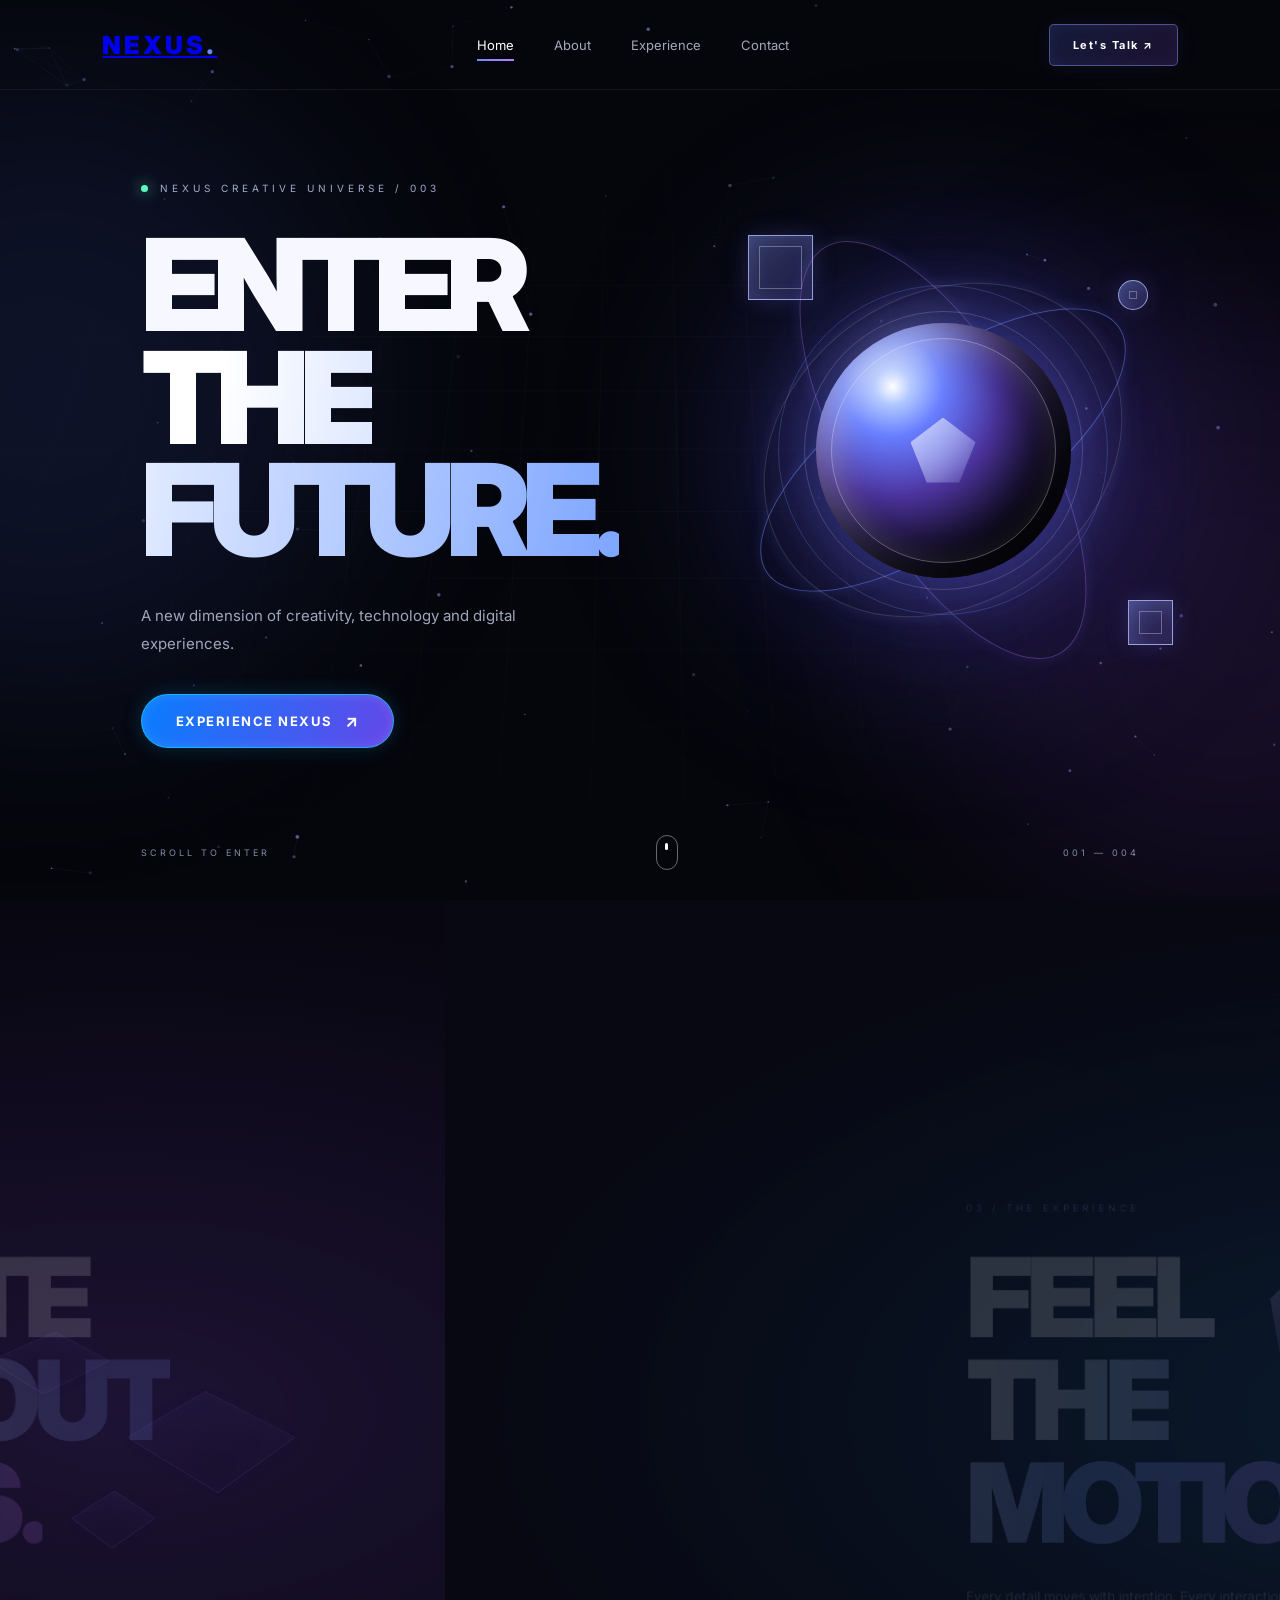
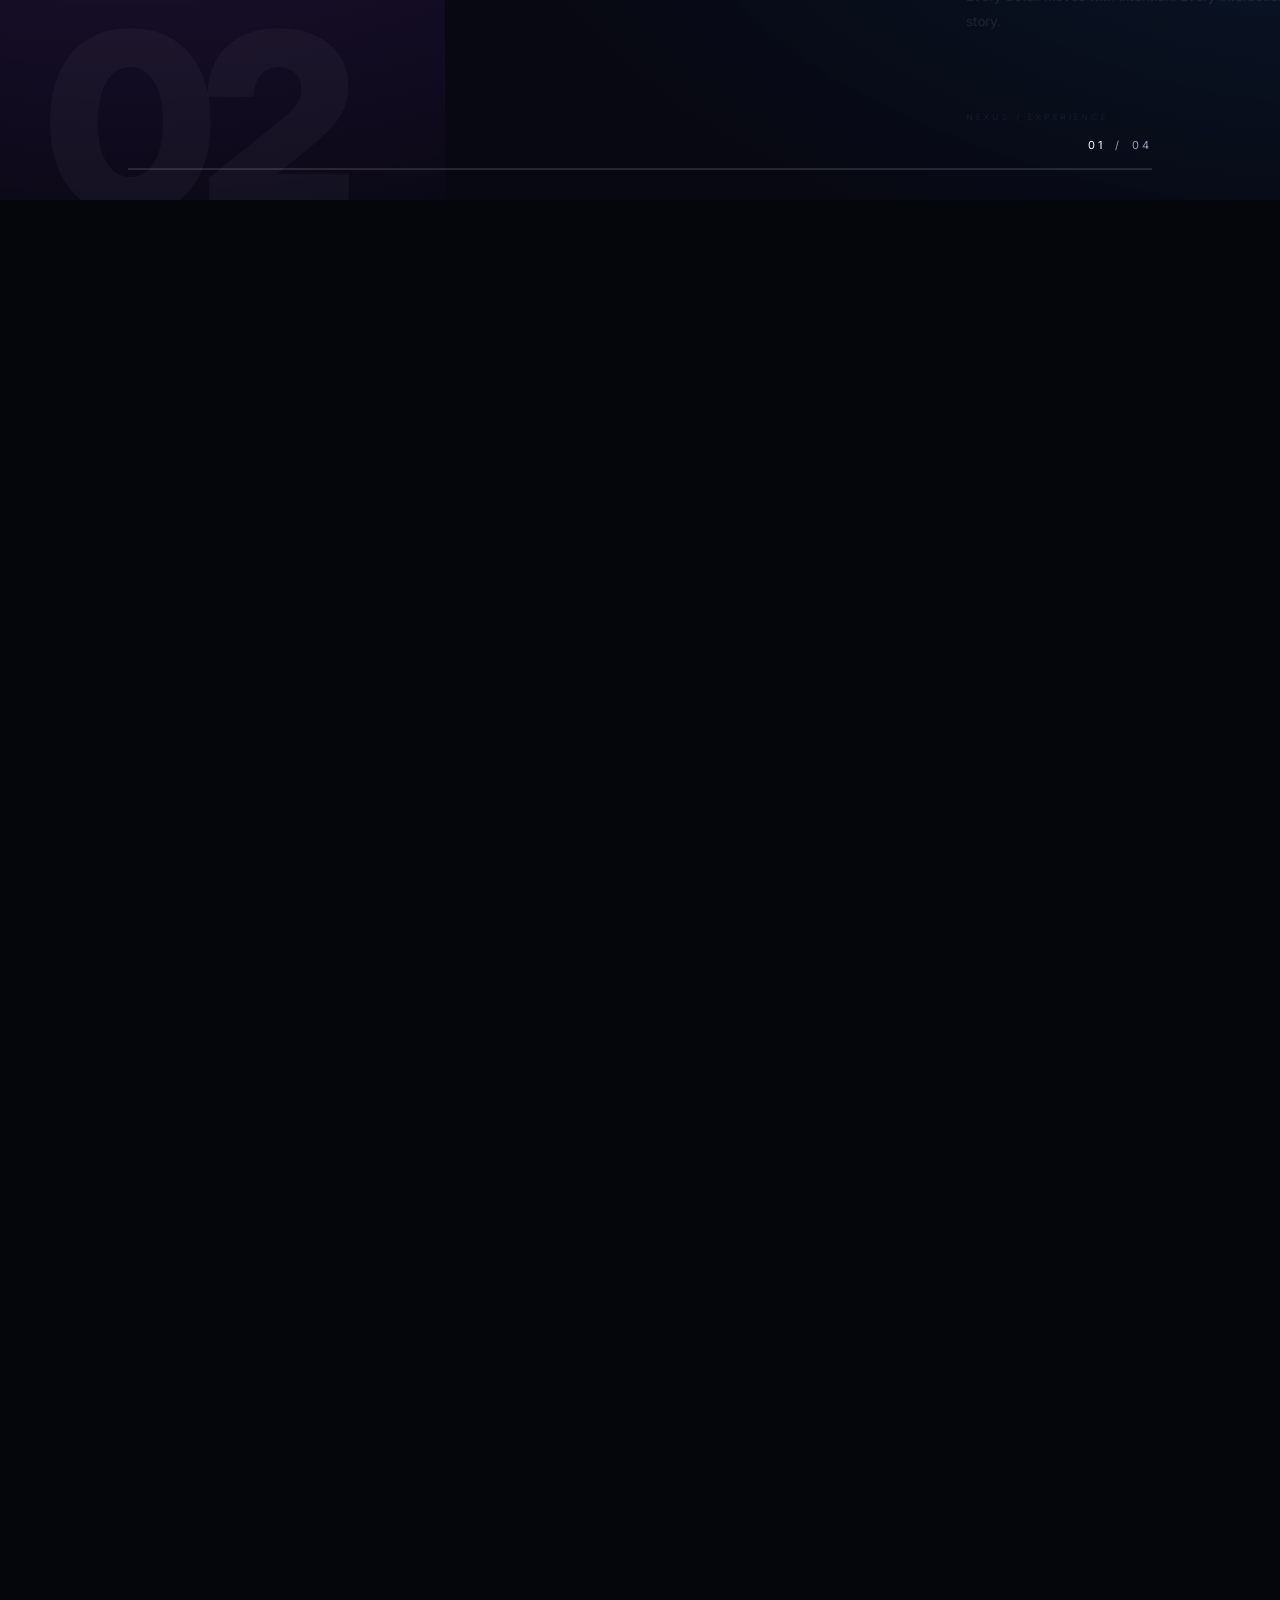
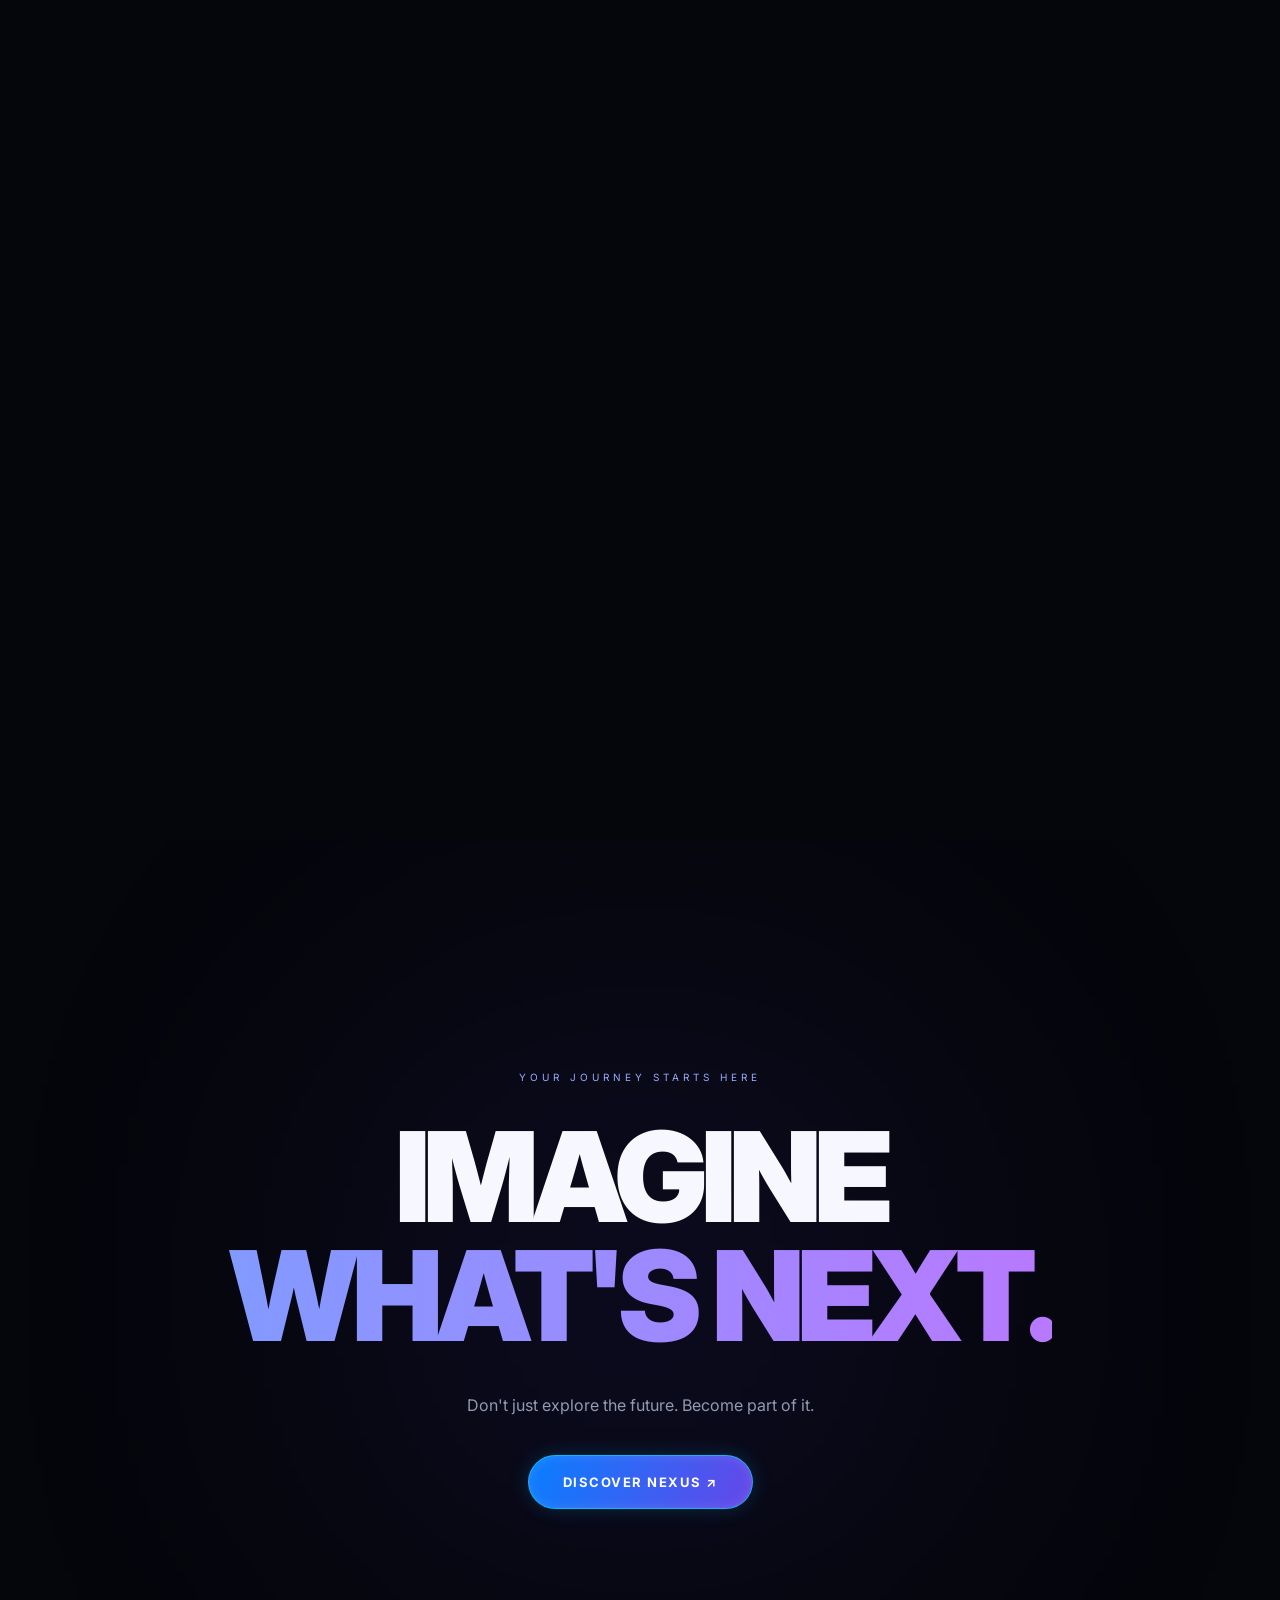
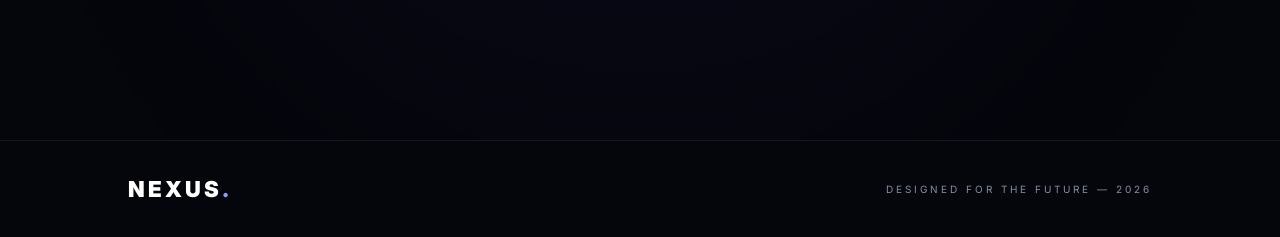
<file: index.html>
<!DOCTYPE html>
<html lang="en">
<head>
    <meta charset="UTF-8">
    <meta name="viewport" content="width=device-width, initial-scale=1.0">
    <meta name="theme-color" content="#05060b">

    <title>NEXUS 3.0 | Enter The Future</title>

    <link rel="stylesheet" href="style.css">
</head>

<body data-page="home">

    <!-- TRANSITION -->
    <div class="page-transition"></div>

    <!-- SCROLL PROGRESS -->
    <div class="scroll-progress"></div>

    <!-- PARTICLES -->
    <canvas id="particles"></canvas>

    <!-- ATMOSPHERE -->
    <div class="ambient ambient-one"></div>
    <div class="ambient ambient-two"></div>

    <!-- NAVIGATION -->
    <nav class="navbar">

        <a href="index.html" class="logo page-link">
            NEXUS<span>.</span>
        </a>

        <div class="nav-links">
            <a href="index.html" class="page-link active">Home</a>
            <a href="about.html" class="page-link">About</a>
            <a href="experience.html" class="page-link">Experience</a>
            <a href="contact.html" class="page-link">Contact</a>
        </div>

        <a href="contact.html" class="nav-button page-link">
            Let's Talk ↗
        </a>

    </nav>


    <!-- =================================
         3D CINEMATIC INTRO
    ================================== -->

    <main>

        <section class="intro" id="intro">

            <div class="intro-grid"></div>

            <div class="intro-content">

                <div class="intro-label">
                    <span class="status-dot"></span>
                    NEXUS CREATIVE UNIVERSE / 003
                </div>

                <h1 class="intro-title">
                    ENTER<br>
                    <span class="gradient-text">THE FUTURE.</span>
                </h1>

                <p class="intro-description">
                    A new dimension of creativity,
                    technology and digital experiences.
                </p>

                <a href="#horizontal"
                   class="intro-button">
                    EXPERIENCE NEXUS
                    <span>↗</span>
                </a>

            </div>


            <!-- 3D OBJECT -->

            <div class="scene-3d">

                <div class="scene-glow"></div>

                <div class="energy-orbit orbit-a"></div>
                <div class="energy-orbit orbit-b"></div>
                <div class="energy-orbit orbit-c"></div>

                <div class="energy-core">

                    <div class="core-surface"></div>

                    <div class="core-highlight"></div>

                    <div class="core-ring"></div>

                </div>
<!-- EXTRA FLOATING 3D OBJECTS -->

<div class="floating-object object-one">
    <div class="object-face"></div>
</div>

<div class="floating-object object-two">
    <div class="object-face"></div>
</div>

<div class="floating-object object-three">
    <div class="object-face"></div>
</div>

<div class="floating-crystal">
    <div class="crystal-face"></div>
</div>
                <div class="energy-pulse"></div>

            </div>


            <div class="intro-bottom">
                <span>SCROLL TO ENTER</span>
                <div class="scroll-mouse">
                    <span></span>
                </div>
                <span>001 — 004</span>
            </div>

        </section>


        <!-- =================================
             HORIZONTAL CINEMATIC EXPERIENCE
        ================================== -->

        <section class="horizontal-scroll" id="horizontal">

            <div class="horizontal-sticky">

                <div class="horizontal-track">


                    <!-- PANEL 01 -->

                    <article class="horizontal-panel panel-one">

                        <div class="panel-content">

                            <span class="panel-label">
                                01 / THE VISION
                            </span>

                            <h2 class="panel-title">
                                THINK<br>
                                <span>BEYOND.</span>
                            </h2>

                            <p>
                                The boundaries of imagination
                                are only the beginning.
                            </p>

                            <div class="panel-bottom">
                                NEXUS / VISION
                            </div>

                        </div>

                        <div class="panel-visual visual-one">
                            <div class="visual-orb"></div>
                            <div class="visual-orbit"></div>
                            <div class="visual-orbit second"></div>
                     <div class="mini-sphere sphere-a"></div>
<div class="mini-sphere sphere-b"></div>
<div class="mini-sphere sphere-c"></div>       
                            
                        </div>

                        <span class="panel-index">01</span>

                    </article>


                    <!-- PANEL 02 -->

                    <article class="horizontal-panel panel-two">

                        <div class="panel-content">

                            <span class="panel-label">
                                02 / THE TECHNOLOGY
                            </span>

                            <h2 class="panel-title">
                                CREATE<br>
                                <span>WITHOUT LIMITS.</span>
                            </h2>

                            <p>
                                Technology transforms ideas
                                into extraordinary experiences.
                            </p>

                            <div class="panel-bottom">
                                NEXUS / TECHNOLOGY
                            </div>

                        </div>

                        <div class="panel-visual visual-two">

                            <div class="tech-cube cube-one"></div>
                            <div class="tech-cube cube-two"></div>
                            <div class="tech-cube cube-three"></div>

                        </div>

                        <span class="panel-index">02</span>

                    </article>


                    <!-- PANEL 03 -->

                    <article class="horizontal-panel panel-three">

                        <div class="panel-content">

                            <span class="panel-label">
                                03 / THE EXPERIENCE
                            </span>

                            <h2 class="panel-title">
                                FEEL<br>
                                <span>THE MOTION.</span>
                            </h2>

                            <p>
                                Every detail moves with intention.
                                Every interaction tells a story.
                            </p>

                            <div class="panel-bottom">
                                NEXUS / EXPERIENCE
                            </div>

                        </div>

                        <div class="panel-visual visual-three">
                          <div class="crystal-float crystal-one"></div>
<div class="crystal-float crystal-two"></div>
<div class="crystal-float crystal-three"></div>  
                            <div
                            class="light-beam beam-one"></div>
                            <div class="light-beam beam-two"></div>
                            <div class="light-beam beam-three"></div>
                        </div>

                        <span class="panel-index">03</span>

                    </article>


                    <!-- PANEL 04 -->

                    <article class="horizontal-panel panel-four">

                        <div class="panel-content">

                            <span class="panel-label">
                                04 / THE NEXT DIMENSION
                            </span>

                            <h2 class="panel-title">
                                THE FUTURE<br>
                                <span>IS YOURS.</span>
                            </h2>

                            <p>
                                The next chapter starts with
                                one extraordinary idea.
                            </p>

                            <a href="contact.html"
                               class="intro-button page-link">
                                START A JOURNEY ↗
                            </a>

                            <div class="panel-bottom">
                                NEXUS / BEYOND
                            </div>

                        </div>

                        <div class="panel-visual visual-four">
                            <div class="final-orb"></div>
                        </div>

                        <span class="panel-index">04</span>

                    </article>

                </div>


                <!-- HORIZONTAL PROGRESS -->

                <div class="horizontal-progress">
                    <div class="horizontal-progress-fill"></div>
                </div>

                <div class="horizontal-counter">
                    <span class="counter-current">01</span>
                    <span class="counter-divider">/</span>
                    <span>04</span>
                </div>

            </div>

        </section>


        <!-- =================================
             FINAL CTA
        ================================== -->

        <section class="outro">

            <div class="outro-content reveal">

                <span class="panel-label">
                    YOUR JOURNEY STARTS HERE
                </span>

                <h2>
                    IMAGINE<br>
                    <span>WHAT'S NEXT.</span>
                </h2>

                <p>
                    Don't just explore the future.
                    Become part of it.
                </p>

                <a href="about.html"
                   class="intro-button page-link">
                    DISCOVER NEXUS ↗
                </a>

            </div>

            <div class="outro-glow"></div>

        </section>

    </main>


    <!-- FOOTER -->

    <footer class="nexus-footer">
        <div>NEXUS<span>.</span></div>
        <p>DESIGNED FOR THE FUTURE — 2026</p>
    </footer>


    <script src="script.js"></script>

</body>
</html>
</file>
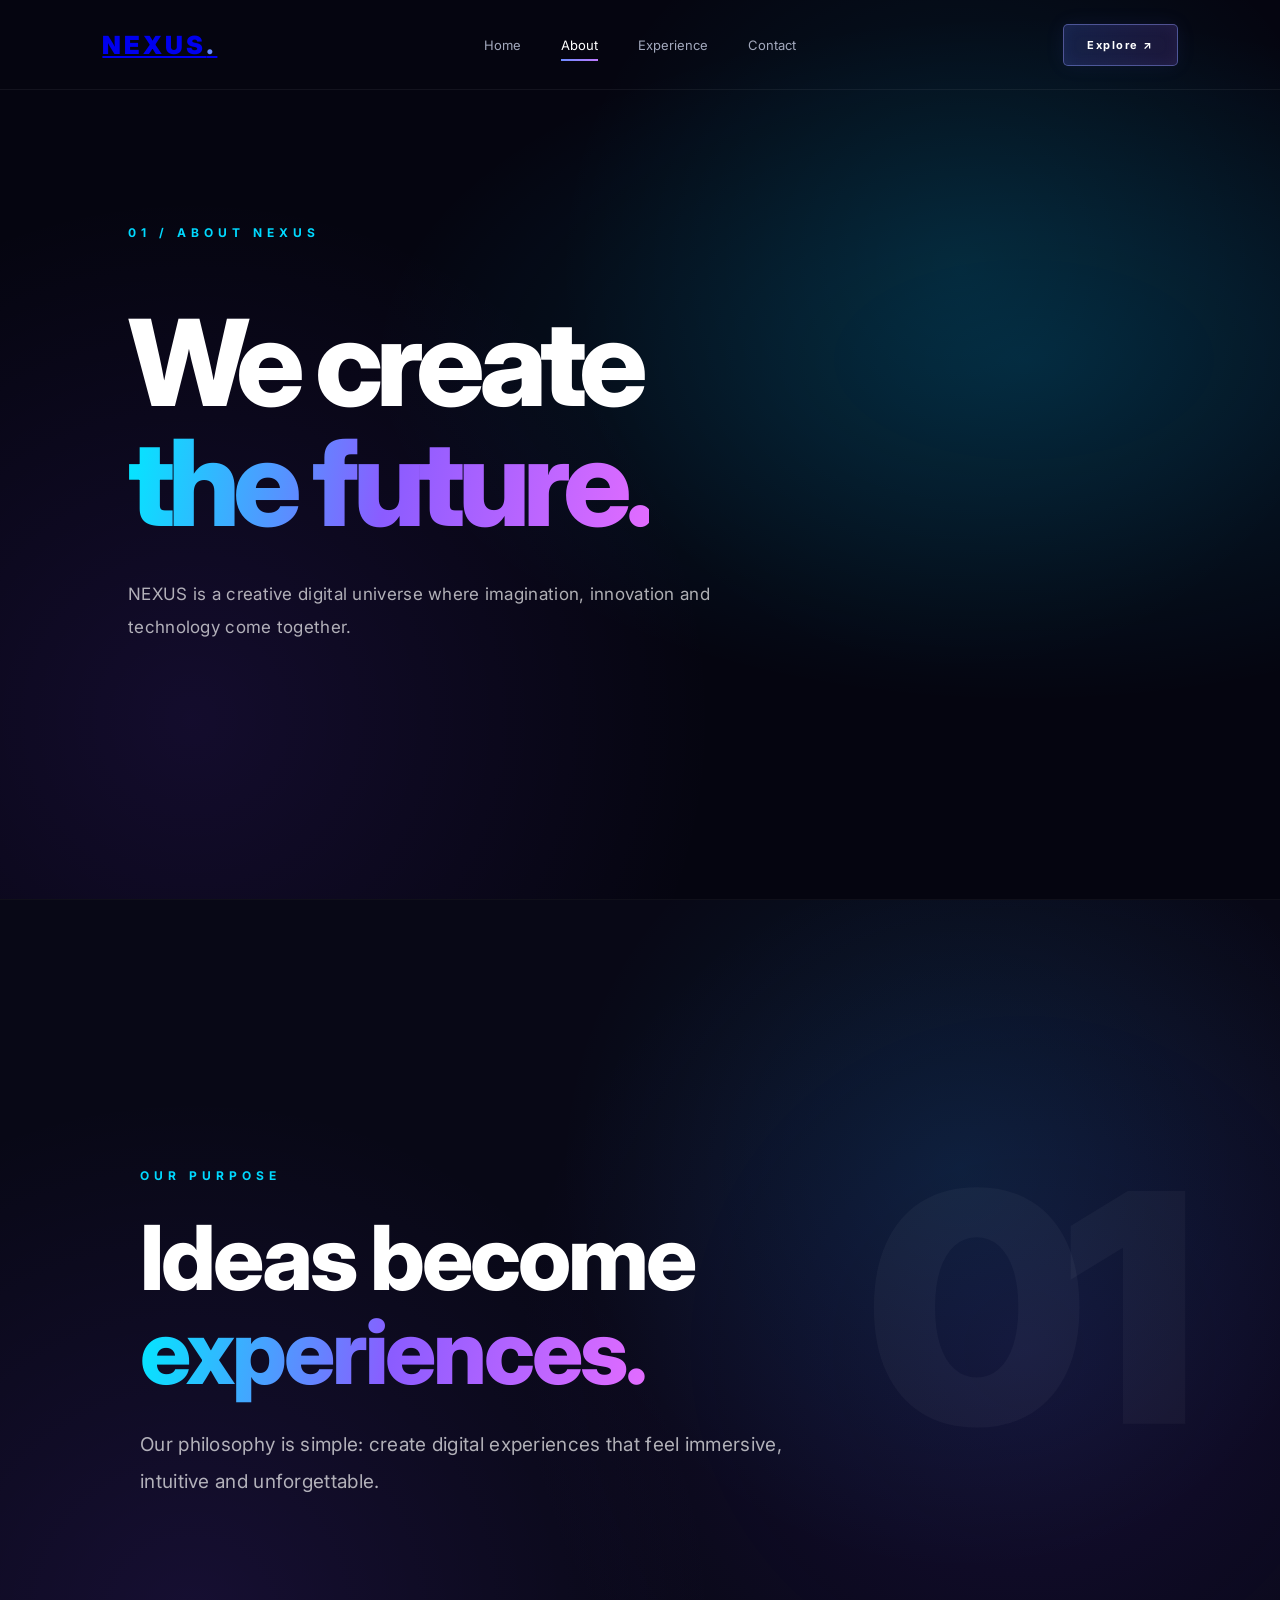
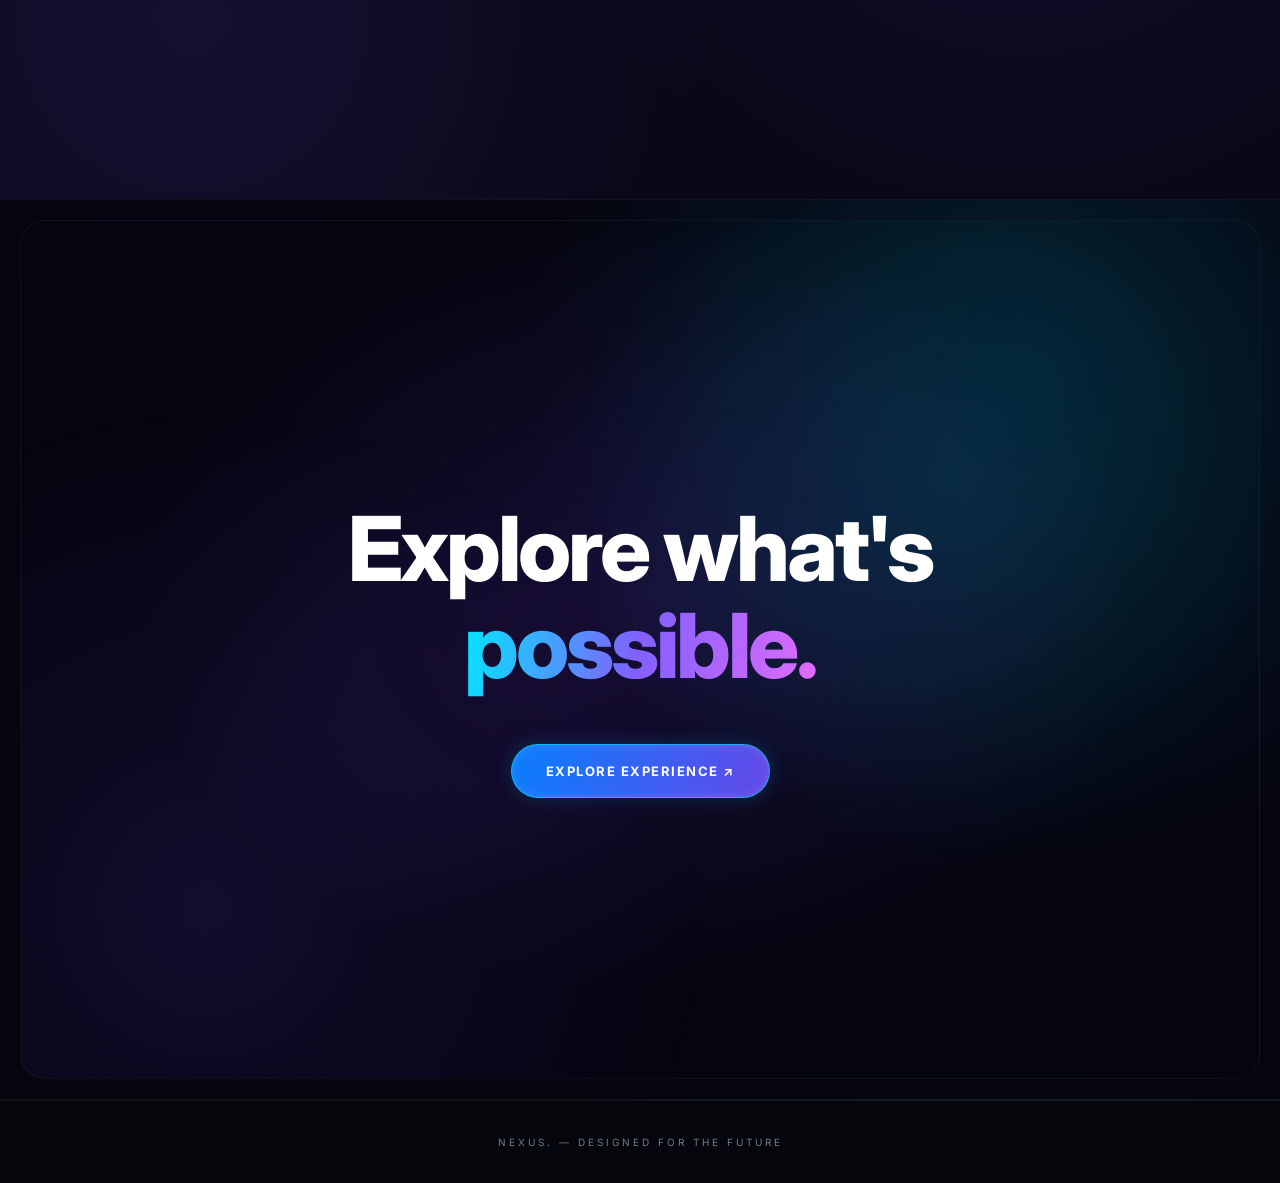
<file: about (1).html>
<!DOCTYPE html>
<html lang="en">
<head>
    <meta charset="UTF-8">
    <meta name="viewport" content="width=device-width, initial-scale=1.0">
    <title>NEXUS | About</title>
    <link rel="stylesheet" href="style.css">
</head>
<body data-page="about">

    <div class="page-transition"></div>
    <div class="scroll-progress"></div>
    <canvas id="particles"></canvas>
    <div class="background-glow"></div>

    <nav class="navbar">
        <a href="index.html" class="logo page-link">NEXUS<span>.</span></a>
        <div class="nav-links">
            <a href="index.html" class="page-link">Home</a>
            <a href="about.html" class="page-link active">About</a>
            <a href="experience.html" class="page-link">Experience</a>
            <a href="contact.html" class="page-link">Contact</a>
        </div>
        <a href="experience.html" class="nav-button page-link">Explore ↗</a>
    </nav>

    <main>
        <section class="cinematic-section inner-hero">
            <div class="section-content reveal">
                <span class="section-label">01 / ABOUT NEXUS</span>
                <h1>We create<br><span class="gradient-text">the future.</span></h1>
                <p>
                    NEXUS is a creative digital universe where
                    imagination, innovation and technology come together.
                </p>
            </div>
        </section>

        <section class="cinematic-section vision-section">
            <div class="section-content reveal">
                <span class="section-label">OUR PURPOSE</span>
                <h2>Ideas become <span>experiences.</span></h2>
                <p>
                    Our philosophy is simple: create digital experiences
                    that feel immersive, intuitive and unforgettable.
                </p>
            </div>
            <div class="floating-number">01</div>
        </section>

        <section class="cinematic-section final-section">
            <div class="section-content reveal">
                <h2>Explore what's <span>possible.</span></h2>
                <a href="experience.html" class="primary-btn page-link">
                    Explore Experience ↗
                </a>
            </div>
        </section>
    </main>

    <footer>NEXUS<span>.</span> — DESIGNED FOR THE FUTURE</footer>
    <script src="script.js"></script>
</body>
</html>
</file>
<file: style.css>
@import url('https://fonts.googleapis.com/css2?family=Inter:wght@400;500;600;700;800;900&display=swap');

:root {
    --bg: #05060b;
    --blue: #5b8cff;
    --purple: #a855f7;
    --white: #f5f7ff;
}

* {
    margin: 0;
    padding: 0;
    box-sizing: border-box;
}

html {
    scroll-behavior: smooth;
}

body {
    background: var(--bg);
    color: var(--white);
    font-family: 'Inter', sans-serif;
    overflow-x: hidden;
}

#particles {
    position: fixed;
    inset: 0;
    width: 100%;
    height: 100%;
    pointer-events: none;
    z-index: 0;
}

.background-glow {
    position: fixed;
    width: 700px;
    height: 700px;
    background: radial-gradient(
        circle,
        rgba(75, 90, 255, 0.13),
        transparent 70%
    );
    top: 10%;
    left: 35%;
    pointer-events: none;
    z-index: 0;
    animation: glowMove 10s ease-in-out infinite alternate;
}

@keyframes glowMove {
    from {
        transform: translate(-100px, -50px);
    }
    to {
        transform: translate(100px, 80px);
    }
}

/* NAVIGATION */

.navbar {
    height: 90px;
    width: 100%;
    padding: 0 8%;
    display: flex;
    justify-content: space-between;
    align-items: center;
    position: absolute;
    top: 0;
    z-index: 10;
    border-bottom: 1px solid rgba(255,255,255,0.06);
    animation: slideDown 1s ease both;
}

@keyframes slideDown {
    from {
        opacity: 0;
        transform: translateY(-30px);
    }
    to {
        opacity: 1;
        transform: translateY(0);
    }
}

.logo {
    font-size: 25px;
    font-weight: 900;
    letter-spacing: 3px;
}

.logo span,
footer span {
    color: var(--blue);
}

.nav-links {
    display: flex;
    gap: 40px;
}

.nav-links a {
    color: #a3a9bd;
    text-decoration: none;
    font-size: 13px;
    transition: .3s;
}

.nav-links a:hover {
    color: white;
}

.nav-button {
    padding: 12px 23px;
    color: white;
    border: 1px solid rgba(255,255,255,.2);
    border-radius: 30px;
    text-decoration: none;
    font-size: 13px;
    transition: .3s;
}

.nav-button:hover {
    background: white;
    color: black;
    box-shadow: 0 0 25px rgba(255,255,255,.3);
}

/* HERO */

.hero {
    min-height: 100vh;
    position: relative;
    display: flex;
    align-items: center;
    padding: 130px 12% 100px;
    overflow: hidden;
}

.hero-content {
    z-index: 2;
    max-width: 650px;
    animation: reveal 1.2s .2s both;
}

@keyframes reveal {
    from {
        opacity: 0;
        transform: translateY(50px);
        filter: blur(10px);
    }
    to {
        opacity: 1;
        transform: translateY(0);
        filter: blur(0);
    }
}

.status {
    display: inline-flex;
    align-items: center;
    gap: 10px;
    color: #9ca9ce;
    font-size: 10px;
    letter-spacing: 3px;
    margin-bottom: 30px;
}

.status-dot {
    height: 7px;
    width: 7px;
    background: #5affc1;
    border-radius: 50%;
    box-shadow: 0 0 15px #5affc1;
    animation: pulse 1.5s infinite;
}

@keyframes pulse {
    50% {
        opacity: .3;
        transform: scale(.7);
    }
}

h1 {
    font-size: clamp(60px, 8vw, 110px);
    font-weight: 900;
    line-height: .98;
    letter-spacing: -7px;
}

.gradient-text {
    background: linear-gradient(
        100deg,
        #fff 5%,
        #80a7ff 40%,
        #bb78ff 75%,
        #fff
    );
    background-size: 250% auto;
    background-clip: text;
    -webkit-background-clip: text;
    color: transparent;
    animation: gradientFlow 5s linear infinite;
}

@keyframes gradientFlow {
    to {
        background-position: 250% center;
    }
}

.hero-content p {
    max-width: 450px;
    margin-top: 30px;
    color: #9097aa;
    font-size: 15px;
    line-height: 1.9;
}

.hero-buttons {
    display: flex;
    align-items: center;
    gap: 18px;
    margin-top: 40px;
}

.primary-btn,
.secondary-btn {
    text-decoration: none;
    padding: 16px 25px;
    border-radius: 5px;
    font-size: 13px;
    transition: .35s;
}

.primary-btn {
    background: linear-gradient(110deg, #527cff, #9c5dff);
    color: white;
    box-shadow: 0 8px 35px rgba(95, 105, 255, .25);
}

.primary-btn span {
    margin-left: 15px;
}

.primary-btn:hover {
    transform: translateY(-5px);
    box-shadow: 0 12px 45px rgba(95, 105, 255, .5);
}

.secondary-btn {
    color: #bdc3d6;
    border: 1px solid rgba(255,255,255,.13);
}

.secondary-btn:hover {
    background: rgba(255,255,255,.1);
    color: white;
}

/* 3D ORB */

.orb-container {
    position: absolute;
    width: 480px;
    height: 480px;
    right: 8%;
    top: 50%;
    transform: translateY(-50%);
    display: grid;
    place-items: center;
    perspective: 1000px;
    animation: orbEntrance 1.5s .3s both;
}

@keyframes orbEntrance {
    from {
        opacity: 0;
        transform: translate(100px, -50%) scale(.5);
    }
    to {
        opacity: 1;
        transform: translate(0, -50%) scale(1);
    }
}

.orb {
    height: 250px;
    width: 250px;
    border-radius: 50%;
    position: relative;
    background:
        radial-gradient(circle at 30% 25%,
            #d9e4ff 0%,
            #7198ff 12%,
            #5445b9 35%,
            #1b1547 65%,
            #070914 100%);
    box-shadow:
        inset -25px -20px 60px #000,
        inset 15px 10px 45px rgba(255,255,255,.3),
        0 0 70px rgba(93, 112, 255,.5),
        0 0 160px rgba(135, 70, 255,.2);
    animation: floatOrb 6s ease-in-out infinite;
}

.orb-inner {
    position: absolute;
    inset: 15px;
    border-radius: 50%;
    border: 1px solid rgba(255,255,255,.25);
    filter: blur(1px);
}

@keyframes floatOrb {
    0%, 100% {
        transform: translateY(0) rotateY(0deg);
    }
    50% {
        transform: translateY(-25px) rotateY(20deg);
    }
}

.orbit {
    position: absolute;
    width: 390px;
    height: 150px;
    border: 1px solid rgba(123, 140, 255, .4);
    border-radius: 50%;
    transform: rotate(-30deg);
}

.orbit-one {
    animation: rotateOrbit 9s linear infinite;
}

.orbit-two {
    width: 420px;
    height: 180px;
    transform: rotate(55deg);
    border-color: rgba(190, 110, 255, .3);
    animation: rotateOrbit 13s linear infinite reverse;
}

@keyframes rotateOrbit {
    to {
        transform: rotate(330deg);
    }
}

.orb-ring {
    position: absolute;
    width: 340px;
    height: 340px;
    border-radius: 50%;
    border: 1px solid rgba(255,255,255,.06);
    animation: ringPulse 4s ease-in-out infinite;
}

@keyframes ringPulse {
    50% {
        transform: scale(1.12);
        opacity: .3;
    }
}

/* SCROLL INDICATOR */

.scroll-indicator {
    position: absolute;
    bottom: 35px;
    left: 12%;
    font-size: 9px;
    letter-spacing: 3px;
    color: #69718a;
    display: flex;
    align-items: center;
    gap: 13px;
}

.scroll-indicator span {
    height: 35px;
    width: 1px;
    background: linear-gradient(white, transparent);
    animation: scrollLine 1.5s infinite;
}

@keyframes scrollLine {
    50% {
        transform: scaleY(.4);
        opacity: .4;
    }
}

/* CONTENT SECTIONS */

.info-section {
    min-height: 65vh;
    display: flex;
    flex-direction: column;
    justify-content: center;
    align-items: center;
    text-align: center;
    padding: 100px 20px;
    position: relative;
    border-top: 1px solid rgba(255,255,255,.06);
}

.section-label {
    color: #879cff;
    font-size: 10px;
    letter-spacing: 5px;
}

.info-section h2 {
    font-size: clamp(35px, 5vw, 65px);
    margin: 25px 0;
    letter-spacing: -3px;
}

.info-section h2 span {
    color: #8c7bff;
}

.info-section p {
    color: #8990a4;
    max-width: 500px;
    line-height: 1.8;
}

footer {
    text-align: center;
    padding: 35px;
    color: #737a90;
    font-size: 10px;
    letter-spacing: 3px;
    border-top: 1px solid rgba(255,255,255,.07);
}

/* RESPONSIVE */

@media (max-width: 900px) {
    .hero {
        padding-left: 8%;
    }

    .orb-container {
        right: -180px;
        opacity: .45;
    }

    .hero-content {
        position: relative;
        z-index: 3;
    }

    .scroll-indicator {
        left: 8%;
    }
}

@media (max-width: 600px) {
    .navbar {
        padding: 0 6%;
        height: 75px;
    }

    .nav-links {
        display: none;
    }

    .logo {
        font-size: 20px;
    }

    .hero {
        padding: 140px 7% 100px;
    }

    h1 {
        font-size: 65px;
        letter-spacing: -4px;
    }

    .hero-content p {
        font-size: 13px;
    }

    .orb-container {
        right: -230px;
        opacity: .3;
        transform: translateY(-50%) scale(.8);
    }

    .hero-buttons {
        flex-wrap: wrap;
    }

    .scroll-indicator {
        left: 7%;
    }
}

/* ACCESSIBILITY */

@media (prefers-reduced-motion: reduce) {
    *,
    *::before,
    *::after {
        animation-duration: .01ms !important;
        animation-iteration-count: 1 !important;
        scroll-behavior: auto !important;
    }
}

/* ==========================================
   NEXUS 2.0 — CINEMATIC SCROLL ENGINE
========================================== */

:root {
    --transition-speed: 850ms;
    --accent: #8299ff;
    --purple: #a56aff;
}

/* PAGE TRANSITION */

.page-transition {
    position: fixed;
    inset: 0;
    z-index: 9999;
    background:
        radial-gradient(circle at 50% 50%,
            #20265b 0%,
            #090b20 40%,
            #05060b 100%);
    transform: translateY(0);
    transition: transform var(--transition-speed)
        cubic-bezier(.77, 0, .175, 1);
    pointer-events: none;
}

.page-transition.page-ready {
    transform: translateY(-100%);
}

.page-transition.is-leaving {
    transform: translateY(0);
    pointer-events: all;
}

/* SCROLL PROGRESS */

.scroll-progress {
    position: fixed;
    top: 0;
    left: 0;
    height: 3px;
    width: 0%;
    z-index: 10000;
    background: linear-gradient(
        90deg,
        #587dff,
        #a56aff,
        #ffffff
    );
    box-shadow: 0 0 15px #8299ff;
}

/* NAVIGATION ENHANCEMENTS */

.navbar {
    position: fixed;
    transition:
        background .4s ease,
        backdrop-filter .4s ease,
        height .4s ease;
}

.navbar.scrolled {
    height: 72px;
    background: rgba(5, 6, 15, .82);
    backdrop-filter: blur(20px);
    border-bottom: 1px solid rgba(255,255,255,.09);
}

.nav-links a {
    position: relative;
}

.nav-links a::after {
    content: "";
    position: absolute;
    width: 0;
    height: 2px;
    left: 0;
    bottom: -8px;
    background: linear-gradient(90deg, #6e8cff, #bd7aff);
    transition: width .35s ease;
}

.nav-links a:hover::after,
.nav-links a.active::after {
    width: 100%;
}

.nav-links a.active {
    color: white;
}

/* CINEMATIC SECTIONS */

.cinematic-section {
    min-height: 100vh;
    position: relative;
    display: flex;
    align-items: center;
    justify-content: center;
    overflow: hidden;
    padding: 120px 10%;
    border-bottom: 1px solid rgba(255,255,255,.045);
}

.vision-section {
    background:
        radial-gradient(
            ellipse at 80% 50%,
            rgba(77, 80, 180, .13),
            transparent 60%
        );
}

.experience-section {
    background:
        radial-gradient(
            ellipse at 20% 50%,
            rgba(151, 72, 230, .12),
            transparent 60%
        );
}

.final-section {
    background:
        radial-gradient(
            ellipse at center,
            rgba(89, 93, 220, .18),
            transparent 65%
        );
    text-align: center;
}

.section-content {
    max-width: 850px;
    position: relative;
    z-index: 2;
}

.section-content h2 {
    font-size: clamp(42px, 7vw, 85px);
    line-height: 1.05;
    letter-spacing: -5px;
    margin: 30px 0;
}

.section-content h2 span {
    background: linear-gradient(
        90deg,
        #8ba9ff,
        #bd86ff,
        #ffffff
    );
    background-clip: text;
    -webkit-background-clip: text;
    color: transparent;
}

.section-content p {
    max-width: 550px;
    font-size: 16px;
    line-height: 2;
    color: #969db2;
    margin-bottom: 35px;
}

.section-label {
    display: inline-block;
}

/* SCROLL REVEAL */

.reveal {
    opacity: 0;
    transform: translateY(90px) scale(.96);
    filter: blur(12px);

    transition:
        opacity 1.1s ease,
        transform 1.2s cubic-bezier(.16,1,.3,1),
        filter 1s ease;
}

.reveal.visible {
    opacity: 1;
    transform: translateY(0) scale(1);
    filter: blur(0);
}

/* STAGGER EFFECT */

.section-content > * {
    transition-delay: 0ms;
}

.section-content.visible > *:nth-child(1) {
    transition-delay: 100ms;
}

.section-content.visible > *:nth-child(2) {
    transition-delay: 200ms;
}

.section-content.visible > *:nth-child(3) {
    transition-delay: 300ms;
}

.section-content.visible > *:nth-child(4) {
    transition-delay: 400ms;
}

/* FLOATING SECTION NUMBERS */

.floating-number {
    position: absolute;
    right: 8%;
    top: 50%;
    transform: translateY(-50%);
    font-size: clamp(130px, 25vw, 350px);
    font-weight: 900;
    color: rgba(255,255,255,.025);
    pointer-events: none;
    user-select: none;
    letter-spacing: -20px;
}

/* PARALLAX */

.parallax {
    will-change: transform;
}

/* INNER PAGES */

.inner-hero {
    justify-content: flex-start;
    padding-top: 180px;
}

.inner-hero .section-content h1 {
    font-size: clamp(65px, 10vw, 120px);
    letter-spacing: -7px;
    line-height: 1;
    margin: 35px 0;
}

.inner-hero .section-content p {
    font-size: 17px;
}

.outline-link {
    display: inline-block;
    color: white;
    text-decoration: none;
    border: 1px solid rgba(255,255,255,.2);
    padding: 16px 24px;
    border-radius: 5px;
    transition: .4s;
}

.outline-link:hover {
    background: white;
    color: #080914;
    transform: translateY(-5px);
    box-shadow: 0 10px 35px rgba(100,120,255,.2);
}

.contact-section {
    text-align: center;
}

/* SCROLL INDICATOR */

.scroll-indicator {
    animation: indicatorFloat 2s ease-in-out infinite;
}

@keyframes indicatorFloat {
    50% {
        transform: translateY(8px);
    }
}

/* MOBILE */

@media(max-width: 700px) {

    .cinematic-section {
        padding: 110px 7%;
        min-height: 85vh;
    }

    .section-content h2 {
        letter-spacing: -2px;
    }

    .inner-hero .section-content h1 {
        letter-spacing: -4px;
    }

    .floating-number {
        right: 3%;
        opacity: .6;
    }

    .navbar {
        padding: 0 6%;
    }
}

/* ACCESSIBILITY */

@media(prefers-reduced-motion: reduce) {
    .reveal {
        opacity: 1;
        transform: none;
        filter: none;
        transition: none;
    }

    .page-transition {
        transition: none;
    }

    .scroll-indicator {
        animation: none;
    }
}

.section-content.visible {
    transform: translate3d(
        0,
        var(--depth-offset, 0px),
        0
    ) scale(1);
}

/* =========================================
   NEXUS 3.0 — CINEMATIC DESIGN ENGINE
========================================= */

:root {
    --black: #05060b;
    --blue: #668bff;
    --purple: #a66aff;
    --white: #f7f8ff;
}

body {
    background: var(--black);
    overflow-x: hidden;
}

a {
    -webkit-tap-highlight-color: transparent;
}

.ambient {
    position: fixed;
    width: 600px;
    height: 600px;
    border-radius: 50%;
    filter: blur(120px);
    pointer-events: none;
    z-index: 0;
    opacity: .12;
}

.ambient-one {
    background: #526fff;
    top: 10%;
    left: -250px;
    animation: ambientMove 12s infinite alternate ease-in-out;
}

.ambient-two {
    background: #a04cff;
    right: -250px;
    bottom: 0;
    animation: ambientMove 15s infinite alternate-reverse ease-in-out;
}

@keyframes ambientMove {
    to {
        transform: translate(180px, 120px) scale(1.3);
    }
}


/* =========================================
   FULL SCREEN INTRO
========================================= */

.intro {
    position: relative;
    min-height: 100svh;
    display: flex;
    align-items: center;
    padding: 130px 11% 100px;
    overflow: hidden;
    isolation: isolate;
}

.intro-grid {
    position: absolute;
    inset: 0;
    z-index: -1;
    background-image:
        linear-gradient(rgba(255,255,255,.025) 1px, transparent 1px),
        linear-gradient(90deg, rgba(255,255,255,.025) 1px, transparent 1px);
    background-size: 75px 75px;

    mask-image: radial-gradient(
        ellipse at center,
        black,
        transparent 75%
    );

    transform: perspective(600px) rotateX(15deg) scale(1.3);
    transform-origin: center bottom;
}

.intro-content {
    position: relative;
    z-index: 5;
    max-width: 720px;
    animation: introEnter 1.5s cubic-bezier(.16,1,.3,1) both;
}

@keyframes introEnter {
    from {
        opacity: 0;
        transform: translateY(100px);
        filter: blur(15px);
    }
    to {
        opacity: 1;
        transform: translateY(0);
        filter: blur(0);
    }
}

.intro-label {
    display: flex;
    align-items: center;
    gap: 12px;
    color: #a1accb;
    font-size: 10px;
    letter-spacing: 4px;
    margin-bottom: 35px;
}

.intro-title {
    font-size: clamp(65px, 10vw, 135px);
    line-height: .88;
    font-weight: 900;
    letter-spacing: -9px;
}

.intro-description {
    color: #a0a7ba;
    font-size: 15px;
    line-height: 1.9;
    max-width: 430px;
    margin-top: 35px;
}

.intro-button {
    display: inline-flex;
    align-items: center;
    justify-content: center;
    gap: 30px;
    margin-top: 35px;
    padding: 17px 25px;
    border: 1px solid rgba(255,255,255,.25);
    background: linear-gradient(
        110deg,
        rgba(91,119,255,.9),
        rgba(153,82,255,.9)
    );
    color: white;
    text-decoration: none;
    font-size: 11px;
    font-weight: 700;
    letter-spacing: 2px;
    border-radius: 3px;
    transition: .4s;
    box-shadow: 0 0 40px rgba(104,110,255,.18);
}

.intro-button:hover {
    transform: translateY(-6px);
    box-shadow: 0 15px 55px rgba(104,110,255,.4);
}

.intro-button span {
    font-size: 17px;
}


/* =========================================
   3D ENERGY SPHERE
========================================= */

.scene-3d {
    position: absolute;
    width: 520px;
    height: 520px;
    right: 6%;
    top: 50%;
    transform: translateY(-50%);
    display: grid;
    place-items: center;
    perspective: 1000px;
    transform-style: preserve-3d;
    z-index: 2;
    animation: sceneEntrance 2s .3s both;
}

@keyframes sceneEntrance {
    from {
        opacity: 0;
        scale: .4;
        filter: blur(15px);
    }
    to {
        opacity: 1;
        scale: 1;
        filter: blur(0);
    }
}

.scene-glow {
    position: absolute;
    width: 380px;
    height: 380px;
    border-radius: 50%;
    background: #5b65ff;
    filter: blur(110px);
    opacity: .25;
    animation: glowPulse 5s infinite alternate;
}

@keyframes glowPulse {
    to {
        opacity: .5;
        transform: scale(1.4);
    }
}

.energy-core {
    position: relative;
    width: 255px;
    height: 255px;
    border-radius: 50%;
    transform-style: preserve-3d;

    background:
        radial-gradient(
            circle at 30% 25%,
            #ffffff 0%,
            #a9c2ff 7%,
            #657cff 19%,
            #5036a5 42%,
            #191334 72%,
            #060712 100%
        );

    box-shadow:
        inset -35px -30px 65px rgba(0,0,0,.9),
        inset 15px 15px 40px rgba(255,255,255,.35),
        0 0 80px rgba(93,115,255,.45),
        0 0 180px rgba(130,70,255,.22);

    animation: coreFloat 7s ease-in-out infinite;
}

@keyframes coreFloat {
    0%,100% {
        transform: translateY(0) rotateX(0) rotateY(0);
    }
    50% {
        transform: translateY(-22px) rotateX(8deg) rotateY(18deg);
    }
}

.core-surface {
    position: absolute;
    inset: 15px;
    border-radius: 50%;
    border: 1px solid rgba(255,255,255,.3);
    box-shadow: inset 0 0 30px rgba(255,255,255,.1);
}

.core-highlight {
    position: absolute;
    width: 100px;
    height: 45px;
    top: 20px;
    left: 35px;
    background: rgba(255,255,255,.3);
    filter: blur(25px);
    border-radius: 50%;
    transform: rotate(-35deg);
}

.core-ring {
    position: absolute;
    inset: -12px;
    border: 1px solid rgba(255,255,255,.17);
    border-radius: 50%;
}

.energy-orbit {
    position: absolute;
    width: 430px;
    height: 170px;
    border: 1px solid rgba(112,143,255,.5);
    border-radius: 50%;
    transform: rotate(-35deg);
    box-shadow: 0 0 15px rgba(112,143,255,.12);
}

.orbit-a {
    animation: orbitA 12s linear infinite;
}

.orbit-b {
    width: 470px;
    height: 190px;
    border-color: rgba(189,117,255,.35);
    transform: rotate(60deg);
    animation: orbitB 16s linear infinite;
}

.orbit-c {
    width: 380px;
    height: 310px;
    border-color: rgba(255,255,255,.15);
    animation: orbitA 20s linear infinite reverse;
}

@keyframes orbitA {
    to {
        rotate: 360deg;
    }
}

@keyframes orbitB {
    to {
        rotate: -360deg;
    }
}

.energy-pulse {
    position: absolute;
    width: 330px;
    height: 330px;
    border: 1px solid rgba(128,150,255,.25);
    border-radius: 50%;
    animation: energyPulse 4s ease-out infinite;
}

@keyframes energyPulse {
    0% {
        transform: scale(.8);
        opacity: .8;
    }
    100% {
        transform: scale(1.5);
        opacity: 0;
    }
}


/* =========================================
   INTRO BOTTOM CONTROLS
========================================= */

.intro-bottom {
    position: absolute;
    bottom: 30px;
    left: 11%;
    right: 11%;
    display: flex;
    align-items: center;
    justify-content: space-between;
    color: #828ba7;
    font-size: 9px;
    letter-spacing: 3px;
}

.scroll-mouse {
    width: 22px;
    height: 35px;
    border: 1px solid rgba(255,255,255,.4);
    border-radius: 20px;
    display: flex;
    justify-content: center;
    padding-top: 7px;
}

.scroll-mouse span {
    width: 3px;
    height: 7px;
    border-radius: 5px;
    background: white;
    animation: mouseScroll 1.5s infinite;
}

@keyframes mouseScroll {
    to {
        transform: translateY(12px);
        opacity: 0;
    }
}


/* =========================================
   HORIZONTAL SCROLL ENGINE
========================================= */

.horizontal-scroll {
    position: relative;
    height: 400vh;
    isolation: isolate;
}

.horizontal-sticky {
    position: sticky;
    top: 0;
    width: 100%;
    height: 100svh;
    overflow: hidden;
}

.horizontal-track {
    height: 100%;
    display: flex;
    width: max-content;
    will-change: transform;
    transform: translate3d(0,0,0);
}

.horizontal-panel {
    width: 100vw;
    height: 100%;
    flex: 0 0 100vw;
    position: relative;
    display: flex;
    align-items: center;
    padding: 10%;
    overflow: hidden;
    isolation: isolate;
}

.panel-one {
    background: radial-gradient(
        ellipse at 75% 50%,
        rgba(76,87,201,.22),
        #070812 70%
    );
}

.panel-two {
    background: radial-gradient(
        ellipse at 75% 50%,
        rgba(130,72,220,.2),
        #080711 70%
    );
}

.panel-three {
    background: radial-gradient(
        ellipse at 75% 50%,
        rgba(35,108,185,.2),
        #070812 70%
    );
}

.panel-four {
    background: radial-gradient(
        ellipse at 75% 50%,
        rgba(137,69,255,.22),
        #070812 70%
    );
}

.panel-content {
    position: relative;
    z-index: 4;
    max-width: 650px;
    transform: translateY(40px);
    opacity: .2;
    will-change: transform, opacity;
}

.panel-label {
    font-size: 10px;
    letter-spacing: 4px;
    color: #9aaaff;
    display: block;
    margin-bottom: 35px;
}

.panel-title {
    font-size: clamp(65px, 9vw, 115px);
    font-weight: 900;
    line-height: .93;
    letter-spacing: -7px;
}

.panel-title span {
    background: linear-gradient(
        90deg,
        #ffffff,
        #829eff,
        #bd82ff
    );
    background-clip: text;
    -webkit-background-clip: text;
    color: transparent;
}

.panel-content p {
    color: #a1a7bb;
    line-height: 1.9;
    max-width: 390px;
    font-size: 14px;
    margin-top: 30px;
}

.panel-bottom {
    color: #68718b;
    font-size: 9px;
    letter-spacing: 3px;
    margin-top: 80px;
}

.panel-index {
    position: absolute;
    right: 8%;
    bottom: 5%;
    font-size: clamp(100px, 20vw, 250px);
    font-weight: 900;
    color: rgba(255,255,255,.035);
    pointer-events: none;
    letter-spacing: -15px;
}


/* =========================================
   PANEL VISUALS
========================================= */

.panel-visual {
    position: absolute;
    right: 8%;
    top: 50%;
    transform: translateY(-50%);
    width: 400px;
    height: 400px;
    display: grid;
    place-items: center;
    perspective: 900px;
    z-index: 2;
}

.visual-orb {
    width: 200px;
    height: 200px;
    border-radius: 50%;
    background: radial-gradient(
        circle at 30% 25%,
        white,
        #839aff 12%,
        #523bb3 40%,
        #080914 75%
    );
    box-shadow:
        0 0 80px rgba(94,111,255,.45),
        inset -25px -25px 45px #05060b;
    animation: coreFloat 6s ease-in-out infinite;
}

.visual-orbit {
    position: absolute;
    width: 350px;
    height: 130px;
    border: 1px solid rgba(133,147,255,.6);
    border-radius: 50%;
    transform: rotate(-35deg);
    animation: orbitA 10s linear infinite;
}

.visual-orbit.second {
    width: 330px;
    height: 230px;
    transform: rotate(55deg);
    border-color: rgba(180,117,255,.35);
    animation: orbitB 14s linear infinite;
}


/* 3D CUBES */

.tech-cube {
    position: absolute;
    width: 100px;
    height: 100px;
    border: 1px solid rgba(163,150,255,.8);
    background: linear-gradient(
        140deg,
        rgba(117,108,255,.3),
        rgba(117,108,255,.02)
    );
    box-shadow:
        inset 0 0 35px rgba(127,104,255,.2),
        0 0 35px rgba(127,104,255,.15);
    transform: rotateX(55deg) rotateZ(45deg);
    animation: cubeFloat 5s ease-in-out infinite;
}

.cube-one {
    left: 40px;
    top: 90px;
}

.cube-two {
    right: 50px;
    top: 160px;
    width: 140px;
    height: 140px;
    animation-delay: -2s;
}

.cube-three {
    bottom: 40px;
    left: 130px;
    width: 70px;
    height: 70px;
    animation-delay: -3s;
}

@keyframes cubeFloat {
    50% {
        transform: translateY(-30px)
            rotateX(65deg)
            rotateZ(90deg);
    }
}


/* LIGHT BEAMS */

.light-beam {
    position: absolute;
    width: 3px;
    height: 350px;
    border-radius: 50%;
    background: linear-gradient(
        transparent,
        #6f9cff,
        #c08bff,
        transparent
    );
    filter: blur(3px);
    transform: rotate(35deg);
    box-shadow: 0 0 30px #849aff;
}

.beam-one {
    animation: beamMove 4s infinite alternate;
}

.beam-two {
    transform: rotate(-35deg);
    height: 260px;
    animation: beamMove 5s infinite alternate-reverse;
}

.beam-three {
    transform: rotate(80deg);
    height: 320px;
    animation: beamMove 6s infinite alternate;
}

@keyframes beamMove {
    to {
        transform: translateY(-60px) rotate(65deg);
        opacity: .3;
    }
}


/* FINAL ORB */

.final-orb {
    width: 230px;
    height: 230px;
    border-radius: 50%;
    background: radial-gradient(
        circle at 35% 25%,
        white,
        #b9a0ff 10%,
        #7451d5 30%,
        #14102b 75%
    );
    box-shadow:
        0 0 100px rgba(149,93,255,.45),
        inset -25px -25px 50px #05060b;
    animation: coreFloat 5s infinite ease-in-out;
}


/* =========================================
   HORIZONTAL PROGRESS
========================================= */

.horizontal-progress {
    position: absolute;
    bottom: 30px;
    left: 10%;
    right: 10%;
    height: 2px;
    background: rgba(255,255,255,.12);
}

.horizontal-progress-fill {
    height: 100%;
    width: 0;
    background: linear-gradient(
        90deg,
        #668bff,
        #ba7aff
    );
    box-shadow: 0 0 15px #8b8aff;
}

.horizontal-counter {
    position: absolute;
    right: 10%;
    bottom: 48px;
    display: flex;
    gap: 10px;
    font-size: 11px;
    color: #939bb4;
    letter-spacing: 3px;
}

.counter-current {
    color: white;
}


/* =========================================
   OUTRO
========================================= */

.outro {
    min-height: 100svh;
    display: grid;
    place-items: center;
    position: relative;
    overflow: hidden;
    padding: 100px 7%;
    text-align: center;
}

.outro-content {
    position: relative;
    z-index: 2;
}

.outro-content h2 {
    font-size: clamp(60px, 10vw, 125px);
    line-height: .95;
    font-weight: 900;
    letter-spacing: -7px;
    margin: 35px 0;
}

.outro-content h2 span {
    background: linear-gradient(90deg,#829aff,#b879ff);
    background-clip: text;
    -webkit-background-clip: text;
    color: transparent;
}

.outro-content p {
    color: #929ab1;
    line-height: 1.8;
}

.outro-glow {
    position: absolute;
    width: 500px;
    height: 500px;
    background: #624cff;
    filter: blur(180px);
    opacity: .13;
}

.nexus-footer {
    position: relative;
    z-index: 2;
    border-top: 1px solid rgba(255,255,255,.08);
    display: flex;
    justify-content: space-between;
    align-items: center;
    padding: 35px 10%;
    color: #858da5;
    font-size: 10px;
    letter-spacing: 3px;
}

.nexus-footer div {
    color: white;
    font-size: 22px;
    font-weight: 900;
}

.nexus-footer span {
    color: #8b9bff;
}


/* =========================================
   MOBILE RESPONSIVENESS
========================================= */

@media(max-width: 800px) {

    .intro {
        padding: 130px 7% 100px;
    }

    .intro-title {
        font-size: clamp(65px, 13vw, 95px);
        letter-spacing: -5px;
    }

    .scene-3d {
        right: -250px;
        opacity: .38;
        scale: .8;
    }

    .horizontal-panel {
        padding: 8%;
    }

    .panel-title {
        font-size: clamp(55px, 10vw, 85px);
        letter-spacing: -4px;
    }

    .panel-visual {
        right: -180px;
        opacity: .25;
    }

    .panel-content {
        max-width: 90%;
    }

    .panel-content p {
        max-width: 300px;
    }

    .nexus-footer {
        flex-direction: column;
        gap: 15px;
        text-align: center;
    }
}

@media(max-width: 600px) {

    .intro-label {
        font-size: 8px;
        letter-spacing: 2px;
    }

    .intro-description {
        font-size: 13px;
    }

    .intro-bottom {
        left: 7%;
        right: 7%;
        font-size: 8px;
    }

    .horizontal-scroll {
        height: 350vh;
    }

    .horizontal-panel {
        padding: 7%;
    }

    .panel-label {
        font-size: 8px;
        letter-spacing: 2px;
    }

    .panel-title {
        font-size: 58px;
        letter-spacing: -4px;
    }

    .panel-index {
        font-size: 130px;
    }

    .panel-bottom {
        margin-top: 50px;
    }

    .outro-content h2 {
        letter-spacing: -4px;
    }

    .nav-links {
        display: none;
    }
}


/* ACCESSIBILITY */

@media(prefers-reduced-motion: reduce) {
    *,
    *::before,
    *::after {
        animation-duration: .01ms !important;
        animation-iteration-count: 1 !important;
        scroll-behavior: auto !important;
    }
}

/* =========================================
   NEXUS 3.1 — ADVANCED 3D OBJECT SYSTEM
========================================= */

/* FLOATING OBJECTS */

.scene-3d {
    transform-style: preserve-3d;
}

.floating-object {
    position: absolute;
    width: 65px;
    height: 65px;
    border: 1px solid rgba(178,190,255,.8);

    background: linear-gradient(
        135deg,
        rgba(137,160,255,.35),
        rgba(155,90,255,.05)
    );

    backdrop-filter: blur(8px);

    box-shadow:
        inset 0 0 20px rgba(150,160,255,.2),
        0 0 25px rgba(125,120,255,.2);

    transform-style: preserve-3d;
}

.object-face {
    position: absolute;
    inset: 10px;
    border: 1px solid rgba(255,255,255,.3);
    transform: translateZ(15px);
}

.object-one {
    top: 45px;
    left: 65px;
    animation: objectFloatOne 7s ease-in-out infinite;
}

.object-two {
    bottom: 65px;
    right: 30px;
    width: 45px;
    height: 45px;
    animation: objectFloatTwo 9s ease-in-out infinite;
}

.object-three {
    top: 90px;
    right: 55px;
    width: 30px;
    height: 30px;
    border-radius: 50%;
    animation: objectFloatThree 6s ease-in-out infinite;
}

@keyframes objectFloatOne {
    0%,100% {
        transform: translate3d(0,0,40px)
            rotateX(25deg) rotateY(35deg);
    }
    50% {
        transform: translate3d(-25px,-35px,80px)
            rotateX(180deg) rotateY(180deg);
    }
}

@keyframes objectFloatTwo {
    0%,100% {
        transform: translate3d(0,0,20px)
            rotate(0deg);
    }
    50% {
        transform: translate3d(25px,-45px,60px)
            rotate(180deg);
    }
}

@keyframes objectFloatThree {
    50% {
        transform: translate3d(-30px,30px,50px)
            scale(1.4);
    }
}


/* FLOATING CRYSTAL */

.floating-crystal {
    position: absolute;
    width: 65px;
    height: 65px;

    background: linear-gradient(
        135deg,
        rgba(255,255,255,.65),
        rgba(116,117,255,.08)
    );

    clip-path: polygon(
        50% 0%,
        100% 38%,
        75% 100%,
        25% 100%,
        0% 38%
    );

    filter: drop-shadow(0 0 20px #829bff);

    animation: crystalFloat 8s ease-in-out infinite;
}

@keyframes crystalFloat {
    0%,100% {
        transform: translate(150px,-150px) rotateY(0deg);
    }
    50% {
        transform: translate(190px,-190px) rotateY(180deg);
    }
}


/* =========================================
   PANEL 01 — FLOATING SPHERES
========================================= */

.mini-sphere {
    position: absolute;
    border-radius: 50%;

    background: radial-gradient(
        circle at 30% 25%,
        white,
        #8ca7ff 15%,
        #533bb1 50%,
        #080914 85%
    );

    box-shadow:
        inset -10px -10px 20px #05060b,
        0 0 30px rgba(107,125,255,.45);

    animation: miniFloat 5s ease-in-out infinite;
}

.sphere-a {
    width: 45px;
    height: 45px;
    top: 20px;
    right: 15px;
}

.sphere-b {
    width: 25px;
    height: 25px;
    bottom: 30px;
    left: 15px;
    animation-delay: -2s;
}

.sphere-c {
    width: 15px;
    height: 15px;
    top: 60%;
    right: 5px;
    animation-delay: -3s;
}

@keyframes miniFloat {
    50% {
        transform: translateY(-35px) translateX(10px);
    }
}


/* =========================================
   PANEL 02 — HOLOGRAPHIC GEOMETRY
========================================= */

.wireframe-ring {
    position: absolute;
    width: 250px;
    height: 250px;
    border: 1px solid rgba(143,123,255,.7);
    border-radius: 50%;
    transform: rotateX(65deg) rotateY(25deg);

    box-shadow:
        0 0 20px rgba(139,117,255,.3),
        inset 0 0 20px rgba(139,117,255,.15);

    animation: wireRotate 9s linear infinite;
}

.ring-second {
    width: 190px;
    height: 190px;
    border-color: rgba(100,190,255,.7);
    animation-duration: 6s;
    animation-direction: reverse;
}

@keyframes wireRotate {
    to {
        transform: rotateX(65deg) rotateY(385deg);
    }
}

.floating-diamond {
    position: absolute;
    width: 80px;
    height: 80px;

    background: linear-gradient(
        135deg,
        rgba(145,125,255,.6),
        rgba(80,130,255,.08)
    );

    border: 1px solid rgba(180,180,255,.8);
    transform: rotate(45deg);
    animation: diamondFloat 5s ease-in-out infinite;
}

@keyframes diamondFloat {
    50% {
        transform: translateY(-30px) rotate(225deg);
    }
}


/* =========================================
   PANEL 03 — HOLOGRAM
========================================= */

.hologram-ring {
    position: absolute;
    width: 270px;
    height: 270px;
    border: 2px solid rgba(100,180,255,.65);
    border-radius: 50%;

    box-shadow:
        0 0 25px rgba(90,170,255,.35),
        inset 0 0 25px rgba(90,170,255,.2);

    animation: hologramRotate 8s linear infinite;
}

.ring-inner {
    width: 180px;
    height: 180px;
    border-color: rgba(187,115,255,.7);
    animation-direction: reverse;
    animation-duration: 5s;
}

@keyframes hologramRotate {
    from {
        transform: rotateX(65deg) rotateZ(0deg);
    }
    to {
        transform: rotateX(65deg) rotateZ(360deg);
    }
}

.hologram-dot {
    width: 14px;
    height: 14px;
    background: white;
    border-radius: 50%;
    box-shadow:
        0 0 20px #83aaff,
        0 0 60px #a57aff;

    animation: dotPulse 2s infinite alternate;
}

@keyframes dotPulse {
    to {
        transform: scale(2);
        opacity: .5;
    }
}


/* =========================================
   PANEL 04 — FLOATING CRYSTALS
========================================= */

.crystal-float {
    position: absolute;
    width: 55px;
    height: 90px;

    background: linear-gradient(
        135deg,
        rgba(215,205,255,.8),
        rgba(116,95,255,.12)
    );

    clip-path: polygon(
        50% 0,
        100% 30%,
        80% 100%,
        20% 100%,
        0 30%
    );

    filter: drop-shadow(0 0 20px #a47aff);

    animation: crystalMotion 6s ease-in-out infinite;
}

.crystal-one {
    top: 40px;
    left: 20px;
}

.crystal-two {
    right: 15px;
    bottom: 60px;
    width: 40px;
    height: 70px;
    animation-delay: -2s;
}

.crystal-three {
    right: 45px;
    top: 30px;
    width: 25px;
    height: 45px;
    animation-delay: -4s;
}

@keyframes crystalMotion {
    50% {
        transform: translateY(-30px)
            rotateY(180deg)
            rotateZ(20deg);
    }
}


/* =========================================
   MOBILE PERFORMANCE
========================================= */

@media(max-width: 800px) {

    .floating-crystal {
        opacity: .6;
    }

    .floating-object {
        opacity: .65;
    }

    .panel-visual {
        pointer-events: none;
    }

}


/* =========================================
   ACCESSIBILITY
========================================= */

@media(prefers-reduced-motion: reduce) {

    .floating-object,
    .floating-crystal,
    .mini-sphere,
    .wireframe-ring,
    .floating-diamond,
    .hologram-ring,
    .hologram-dot,
    .crystal-float {
        animation: none !important;
    }

}

/* =========================================
   NEXUS 3.1 — PREMIUM BUTTON SYSTEM
========================================= */

/* NAVIGATION BUTTON */

.nav-button {
    position: relative;
    display: inline-flex;
    justify-content: center;
    align-items: center;
    gap: 12px;

    padding: 13px 23px;

    color: #ffffff;
    text-decoration: none;

    font-size: 11px;
    font-weight: 700;
    letter-spacing: 1.5px;

    border-radius: 5px;

    border: 1px solid rgba(145,155,255,.45);

    background: linear-gradient(
        125deg,
        rgba(85,113,255,.2),
        rgba(159,85,255,.15)
    );

    box-shadow:
        inset 0 0 15px rgba(135,140,255,.08),
        0 0 20px rgba(105,115,255,.08);

    backdrop-filter: blur(15px);

    overflow: hidden;

    transition:
        transform .4s cubic-bezier(.2,.8,.2,1),
        background .4s,
        border-color .4s,
        box-shadow .4s;
}

.nav-button::before {
    content: "";
    position: absolute;
    top: 0;
    left: -120%;
    width: 80%;
    height: 100%;

    background: linear-gradient(
        90deg,
        transparent,
        rgba(255,255,255,.25),
        transparent
    );

    transform: skewX(-25deg);
    transition: left .7s ease;
}

.nav-button:hover::before {
    left: 140%;
}

.nav-button:hover {
    transform: translateY(-4px);

    background: linear-gradient(
        125deg,
        #577dff,
        #9b62ff
    );

    border-color: rgba(255,255,255,.6);

    box-shadow:
        0 10px 35px rgba(93,110,255,.35),
        inset 0 0 15px rgba(255,255,255,.2);
}

.nav-button:active {
    transform: scale(.96);
}


/* MAIN EXPERIENCE BUTTON */

.intro-button {
    position: relative;
    isolation: isolate;
    overflow: hidden;

    border: 1px solid rgba(190,190,255,.6);

    background: linear-gradient(
        120deg,
        #536fff,
        #8c58ff,
        #b46aff
    );

    background-size: 200% 200%;

    box-shadow:
        0 0 25px rgba(107,105,255,.25),
        inset 0 0 15px rgba(255,255,255,.15);

    animation: buttonGradient 5s ease infinite;
}

@keyframes buttonGradient {
    0%,100% {
        background-position: 0% 50%;
    }
    50% {
        background-position: 100% 50%;
    }
}

.intro-button:hover {
    transform: translateY(-6px) scale(1.025);

    box-shadow:
        0 15px 45px rgba(119,103,255,.45),
        0 0 15px rgba(255,255,255,.2);
}

.intro-button:active {
    transform: scale(.96);
}


/* BUTTON FOCUS ACCESSIBILITY */

.nav-button:focus-visible,
.intro-button:focus-visible,
.secondary-btn:focus-visible {
    outline: 2px solid #a9b8ff;
    outline-offset: 5px;
}


/* SECONDARY BUTTON */

.secondary-btn {
    display: inline-flex;
    justify-content: center;
    align-items: center;

    background: rgba(255,255,255,.035);
    backdrop-filter: blur(12px);

    border: 1px solid rgba(255,255,255,.18);
    border-radius: 5px;

    padding: 16px 25px;

    transition: .4s ease;
}

.secondary-btn:hover {
    background: rgba(109,124,255,.15);
    border-color: rgba(151,162,255,.65);

    box-shadow: 0 0 30px rgba(110,115,255,.2);

    transform: translateY(-4px);
}


/* PREVENT MOBILE HOVER ISSUES */

@media(hover: none) {

    .nav-button:hover,
    .intro-button:hover {
        transform: none;
    }

}

/* =========================================
   NEXUS — EXPERIENCE SECTION
========================================= */

.cinematic-section {
    position: relative;
    min-height: 100vh;
    width: 100%;
    display: flex;
    align-items: center;
    justify-content: center;
    padding: 140px 10%;
    overflow: hidden;
    isolation: isolate;
}

.cinematic-section::before {
    content: "";
    position: absolute;
    inset: 0;
    z-index: -1;
    pointer-events: none;
    background:
        radial-gradient(
            circle at 75% 30%,
            rgba(0, 210, 255, 0.10),
            transparent 35%
        ),
        radial-gradient(
            circle at 15% 80%,
            rgba(125, 65, 255, 0.12),
            transparent 40%
        );
}

.section-content {
    position: relative;
    z-index: 2;
    width: 100%;
    max-width: 1000px;
}

.section-label {
    display: inline-block;
    margin-bottom: 28px;
    color: #00d9ff;
    font-size: 12px;
    font-weight: 700;
    letter-spacing: 5px;
    text-transform: uppercase;
}

.section-content h1,
.section-content h2 {
    margin: 0 0 28px;
    color: #fff;
    font-size: clamp(42px, 7vw, 90px);
    font-weight: 800;
    line-height: 1.05;
    letter-spacing: -3px;
}

.section-content h2 span,
.section-content h1 span {
    background: linear-gradient(
        100deg,
        #00eaff,
        #8b5cff,
        #e36cff
    );
    background-clip: text;
    -webkit-background-clip: text;
    color: transparent;
}

.section-content p {
    max-width: 650px;
    color: rgba(255, 255, 255, 0.68);
    font-size: clamp(15px, 1.5vw, 19px);
    line-height: 1.9;
    letter-spacing: 0.3px;
}

/* Hero section */

.inner-hero {
    justify-content: flex-start;
    background:
        radial-gradient(
            ellipse at 80% 40%,
            rgba(0, 190, 255, 0.14),
            transparent 45%
        ),
        #050510;
}

.inner-hero .section-content {
    max-width: 900px;
}

/* Vision section */

.vision-section {
    background:
        radial-gradient(
            circle at 80% 50%,
            rgba(80, 40, 180, 0.18),
            transparent 45%
        ),
        #080816;
}

/* Experience section */

.experience-section {
    background:
        radial-gradient(
            circle at 20% 50%,
            rgba(0, 200, 255, 0.13),
            transparent 40%
        ),
        #050510;
}

.experience-section .section-content {
    margin-left: auto;
}

/* Floating section numbers */

.floating-number {
    position: absolute;
    right: 8%;
    bottom: 5%;
    z-index: 0;
    color: rgba(255, 255, 255, 0.035);
    font-size: clamp(150px, 25vw, 350px);
    font-weight: 900;
    line-height: 1;
    pointer-events: none;
    user-select: none;
}

/* Reveal animation */

.reveal {
    opacity: 0;
    transform: translateY(45px);
    filter: blur(8px);
    transition:
        opacity 1s ease,
        transform 1s cubic-bezier(.2, .7, .2, 1),
        filter 1s ease;
}

.reveal.visible {
    opacity: 1;
    transform: translateY(0);
    filter: blur(0);
}

/* =========================================
   NEXUS — EXPLORE BUTTONS
========================================= */

.primary-btn,
.intro-button,
.secondary-btn,
.outline-link {
    position: relative;
    display: inline-flex;
    align-items: center;
    justify-content: center;
    gap: 12px;
    min-height: 54px;
    padding: 16px 34px;
    border-radius: 50px;
    font-size: 13px;
    font-weight: 700;
    letter-spacing: 1.5px;
    text-decoration: none;
    text-transform: uppercase;
    cursor: pointer;
    overflow: hidden;
    transition:
        transform 0.4s ease,
        box-shadow 0.4s ease,
        background 0.4s ease,
        border-color 0.4s ease;
}

/* Main button */

.primary-btn,
.intro-button {
    color: #fff;
    border: 1px solid rgba(0, 225, 255, 0.65);
    background: linear-gradient(
        110deg,
        #087eff,
        #6547e8,
        #a43ce4
    );
    background-size: 200% 200%;
    box-shadow:
        0 0 20px rgba(0, 180, 255, 0.2),
        inset 0 0 12px rgba(255, 255, 255, 0.12);
}

/* Shine effect */

.primary-btn::before,
.intro-button::before {
    content: "";
    position: absolute;
    top: 0;
    left: -120%;
    width: 70%;
    height: 100%;
    background: linear-gradient(
        100deg,
        transparent,
        rgba(255, 255, 255, 0.35),
        transparent
    );
    transform: skewX(-25deg);
    transition: left 0.7s ease;
}

.primary-btn:hover::before,
.intro-button:hover::before {
    left: 150%;
}

/* Hover effects */

.primary-btn:hover,
.intro-button:hover {
    transform: translateY(-5px) scale(1.03);
    background-position: 100% 50%;
    box-shadow:
        0 10px 35px rgba(0, 170, 255, 0.35),
        0 0 30px rgba(130, 65, 255, 0.25);
}

/* Secondary button */

.secondary-btn,
.outline-link {
    color: #fff;
    background: rgba(255, 255, 255, 0.025);
    border: 1px solid rgba(0, 220, 255, 0.5);
    backdrop-filter: blur(12px);
}

.secondary-btn:hover,
.outline-link:hover {
    color: #00eaff;
    border-color: #00eaff;
    background: rgba(0, 210, 255, 0.09);
    transform: translateY(-4px);
    box-shadow: 0 0 25px rgba(0, 210, 255, 0.18);
}

/* Keyboard accessibility */

.primary-btn:focus-visible,
.intro-button:focus-visible,
.secondary-btn:focus-visible,
.outline-link:focus-visible {
    outline: 2px solid #00eaff;
    outline-offset: 5px;
}

/* =========================================
   NEXUS — LET'S TALK SECTION
========================================= */

.final-section,
.contact-section {
    position: relative;
    min-height: 100vh;
    display: flex;
    flex-direction: column;
    align-items: center;
    justify-content: center;
    padding: 120px 8%;
    text-align: center;
    overflow: hidden;
    isolation: isolate;
    background:
        radial-gradient(
            ellipse at 50% 45%,
            rgba(90, 45, 190, 0.22),
            transparent 55%
        ),
        radial-gradient(
            circle at 80% 20%,
            rgba(0, 200, 255, 0.12),
            transparent 40%
        ),
        #050510;
}

.final-section::before,
.contact-section::before {
    content: "";
    position: absolute;
    inset: 20px;
    z-index: -1;
    border: 1px solid rgba(255, 255, 255, 0.045);
    border-radius: 25px;
    pointer-events: none;
}

.final-section .section-content,
.contact-section .section-content {
    display: flex;
    flex-direction: column;
    align-items: center;
    text-align: center;
}

.final-section h2,
.contact-section h2 {
    max-width: 950px;
    margin-bottom: 30px;
    color: #fff;
    font-size: clamp(42px, 7vw, 100px);
    font-weight: 800;
    line-height: 1.08;
    letter-spacing: -3px;
}

.final-section h2 span,
.contact-section h2 span {
    background: linear-gradient(
        100deg,
        #00eaff,
        #8260ff,
        #e36cff
    );
    background-clip: text;
    -webkit-background-clip: text;
    color: transparent;
}

.final-section p,
.contact-section p {
    max-width: 600px;
    margin: 0 auto 35px;
    color: rgba(255, 255, 255, 0.65);
    font-size: 17px;
    line-height: 1.8;
}

.final-section .primary-btn,
.contact-section .primary-btn {
    margin-top: 20px;
}

/* Contact button glow */

.final-section .primary-btn:hover,
.contact-section .primary-btn:hover {
    box-shadow:
        0 0 20px rgba(0, 220, 255, 0.35),
        0 0 60px rgba(120, 65, 255, 0.2);
}

/* =========================================
   NEXUS — MOBILE RESPONSIVE
========================================= */

@media (max-width: 768px) {

    .cinematic-section {
        min-height: 90vh;
        padding: 110px 7%;
    }

    .inner-hero {
        padding-top: 140px;
    }

    .section-content h1,
    .section-content h2 {
        font-size: clamp(40px, 11vw, 65px);
        letter-spacing: -1.8px;
    }

    .section-content p {
        font-size: 15px;
        line-height: 1.8;
    }

    .section-label {
        font-size: 10px;
        letter-spacing: 3px;
    }

    .floating-number {
        right: 3%;
        bottom: 4%;
        font-size: 150px;
    }

    .experience-section .section-content {
        margin-left: 0;
    }

    .final-section,
    .contact-section {
        min-height: 85vh;
        padding: 100px 7%;
    }

    .final-section h2,
    .contact-section h2 {
        font-size: clamp(40px, 11vw, 65px);
        letter-spacing: -1.5px;
    }

    .final-section p,
    .contact-section p {
        font-size: 15px;
    }

    .primary-btn,
    .intro-button,
    .secondary-btn,
    .outline-link {
        min-height: 50px;
        padding: 14px 25px;
        font-size: 11px;
    }
}

@media (max-width: 420px) {

    .cinematic-section {
        padding-left: 6%;
        padding-right: 6%;
    }

    .section-content h1,
    .section-content h2 {
        font-size: 39px;
    }

    .floating-number {
        font-size: 110px;
    }

    .primary-btn,
    .intro-button,
    .secondary-btn,
    .outline-link {
        padding: 13px 20px;
        letter-spacing: 1px;
    }
}

/* Respect reduced-motion preferences */

@media (prefers-reduced-motion: reduce) {
    .reveal,
    .primary-btn,
    .intro-button,
    .secondary-btn,
    .outline-link {
        transition: none !important;
        animation: none !important;
    }

    .reveal {
        opacity: 1;
        transform: none;
        filter: none;
    }
}
</file>
